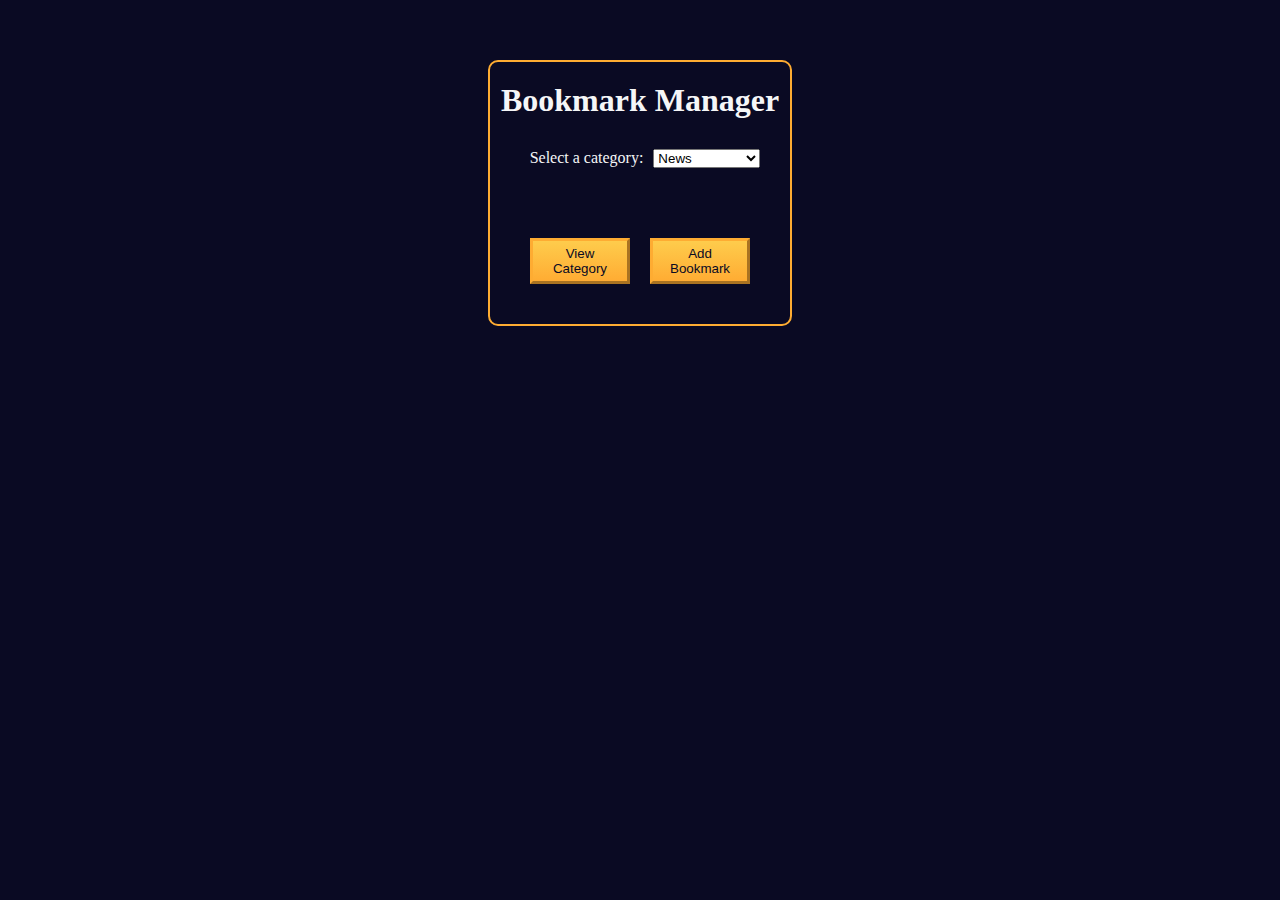
<file: fcc_Bookmark_Adder_Builder_files/index.html>
<!DOCTYPE html>
<html lang="en">

<head>
    <meta charset="utf-8">
    <meta name="viewport" content="width=device-width, initial-scale=0.0">
    <title>Bookmark Manager</title>
    <link rel="stylesheet" href="styles.css">
</head>

<body>
    <main>
        <section id="main-section">
            <h1>Bookmark Manager</h1>
            <div id="dropdown">
                <label for="category-dropdown">Select a category:</label>
                <select id="category-dropdown" name="options">
                    <option value="news" selected>News</option>
                    <option value="entertainment">Entertainment</option>
                    <option value="work">Work</option>
                    <option value="miscellaneous">Miscellaneous</option>
                </select>
            </div>
            <div id="buttons">
                <button type="button" id="view-category-button">View Category</button>
                <button type="button" id="add-bookmark-button">Add Bookmark</button>
            </div>
        </section>

        <section id="form-section" class="hidden">
            <form>
                <h2 class="category-name"></h2>
                <div>
                    <label for="name">Name:</label>
                    <input type="text" id="name">
                </div>
                <div>
                    <label for="url">URL:</label>
                    <input type="text" id="url">
                </div>
                <div>
                    <button type="button" id="close-form-button">Go Back</button>
                    <button type="button" id="add-bookmark-button-form">Add Bookmark</button>
                </div>
            </form>
        </section>

        <section id="bookmark-list-section" class="hidden">
            <h2 class="category-name"></h2>
            <div id="category-list">
            </div>
            <div>
                <button type="button" id="close-list-button">Go Back</button>
                <button type="button" id="delete-bookmark-button">Delete Bookmark</button>
            </div>
        </section>

    </main>
    <script src="script.js"></script>
</body>

</html>
</file>
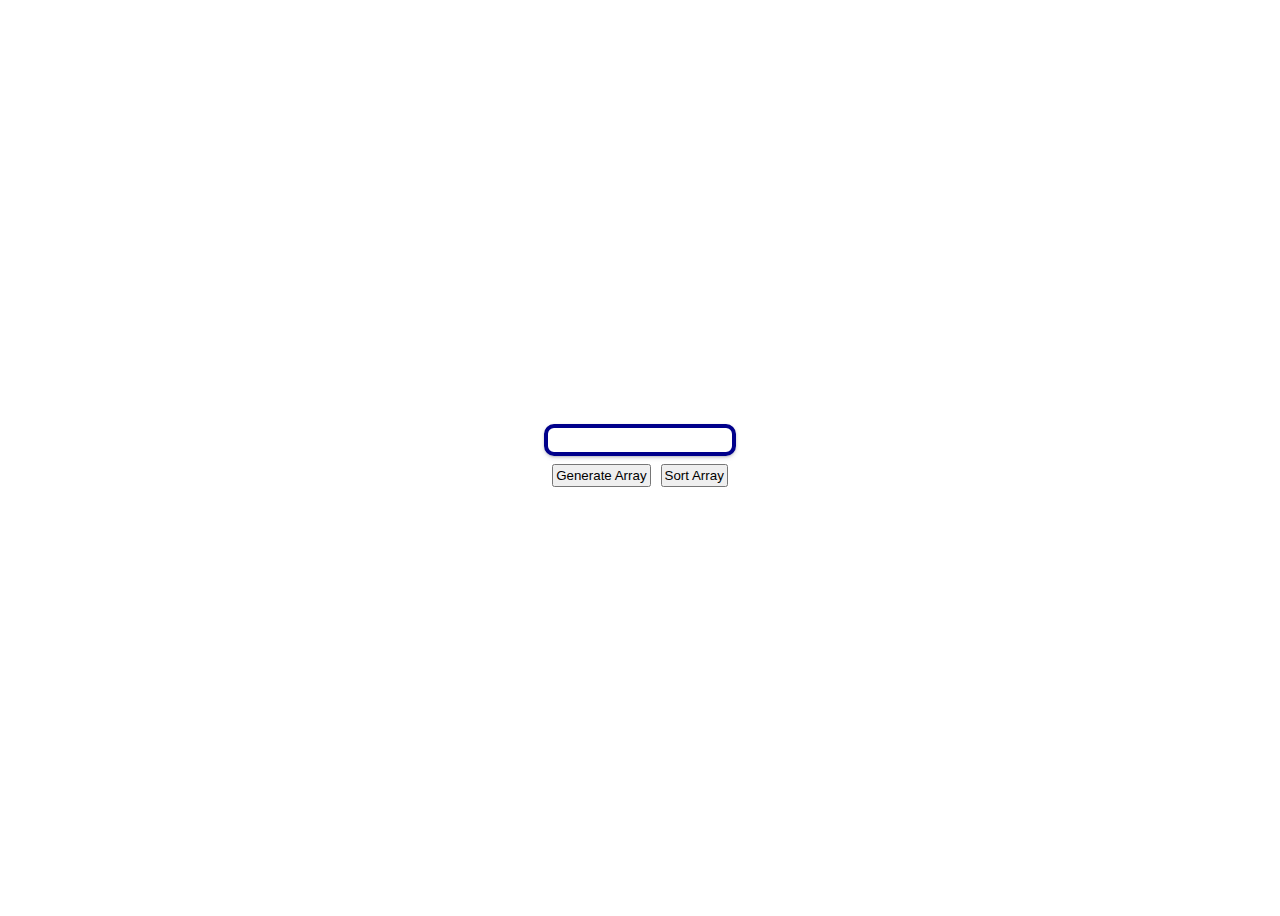
<file: fcc_Bubble_Sort_Algorithm_files/index.html>
<!DOCTYPE html>
<html lang="en">

<head>
    <meta charset="UTF-8">
    <meta name="viewport" content="width=device-width, initial-scale=1.0">
    <meta http-equiv="X-UA-Compatible" content="ie=edge">
    <title>Sorting Visualizer</title>
    <link rel="stylesheet" href="styles.css">
</head>

<body>
    <main>
        <div id="array-container">
            <div id="starting-array"></div>
        </div>
        <div id="btn-container">
            <button id="generate-btn" type="button">Generate Array</button>
            <button id="sort-btn" type="button">Sort Array</button>
        </div>
    </main>
    <script src="script.js"></script>
</body>

</html>
</file>
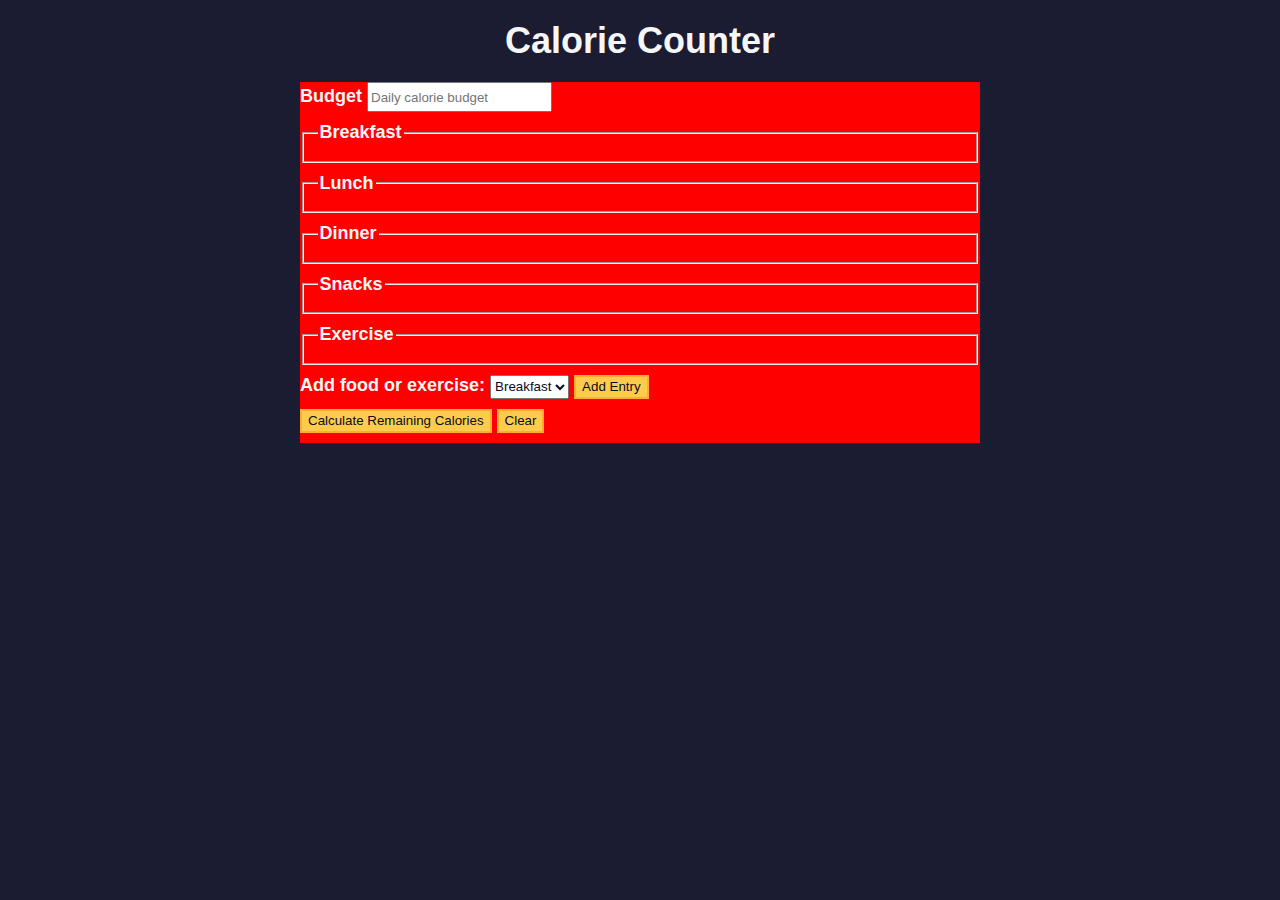
<file: fcc_Calories_Calculator_files/index.html>
<!DOCTYPE html>
<html lang="en">
  <head>
    <meta charset="utf-8" />
    <meta name="viewport" content="width=device-width, initial-scale=1.0" />
    <link rel="stylesheet" href="styles.css" />
    <title>Calorie Counter</title>
  </head>
  <body>
    <main>
      <h1>Calorie Counter</h1>
      <div class="container">
        <form id="calorie-counter">
          <label for="budget">Budget</label>
          <input
            type="number"
            min="0"
            id="budget"
            placeholder="Daily calorie budget"
            required
          />
          <fieldset id="breakfast">
            <legend>Breakfast</legend>
            <div class="input-container"></div>
          </fieldset>
          <fieldset id="lunch">
            <legend>Lunch</legend>
            <div class="input-container"></div>
          </fieldset>
          <fieldset id="dinner">
            <legend>Dinner</legend>
            <div class="input-container"></div>
          </fieldset>
          <fieldset id="snacks">
            <legend>Snacks</legend>
            <div class="input-container"></div>
          </fieldset>
          <fieldset id="exercise">
            <legend>Exercise</legend>
            <div class="input-container"></div>
          </fieldset>
          <div class="controls">
            <span>
              <label for="entry-dropdown">Add food or exercise:</label>
              <select id="entry-dropdown" name="options">
                <option value="breakfast" selected>Breakfast</option>
                <option value="lunch">Lunch</option>
                <option value="dinner">Dinner</option>
                <option value="snacks">Snacks</option>
                <option value="exercise">Exercise</option>
              </select>
              <button type="button" id="add-entry">Add Entry</button>
            </span>
          </div>
          <div>
            <button type="submit">
              Calculate Remaining Calories
            </button>
            <button type="button" id="clear">Clear</button>
          </div>
        </form>
        <div id="output" class="output hide"></div>
      </div>
    </main>
    <script src="./script.js"></script>
  </body>
</html>
</file>
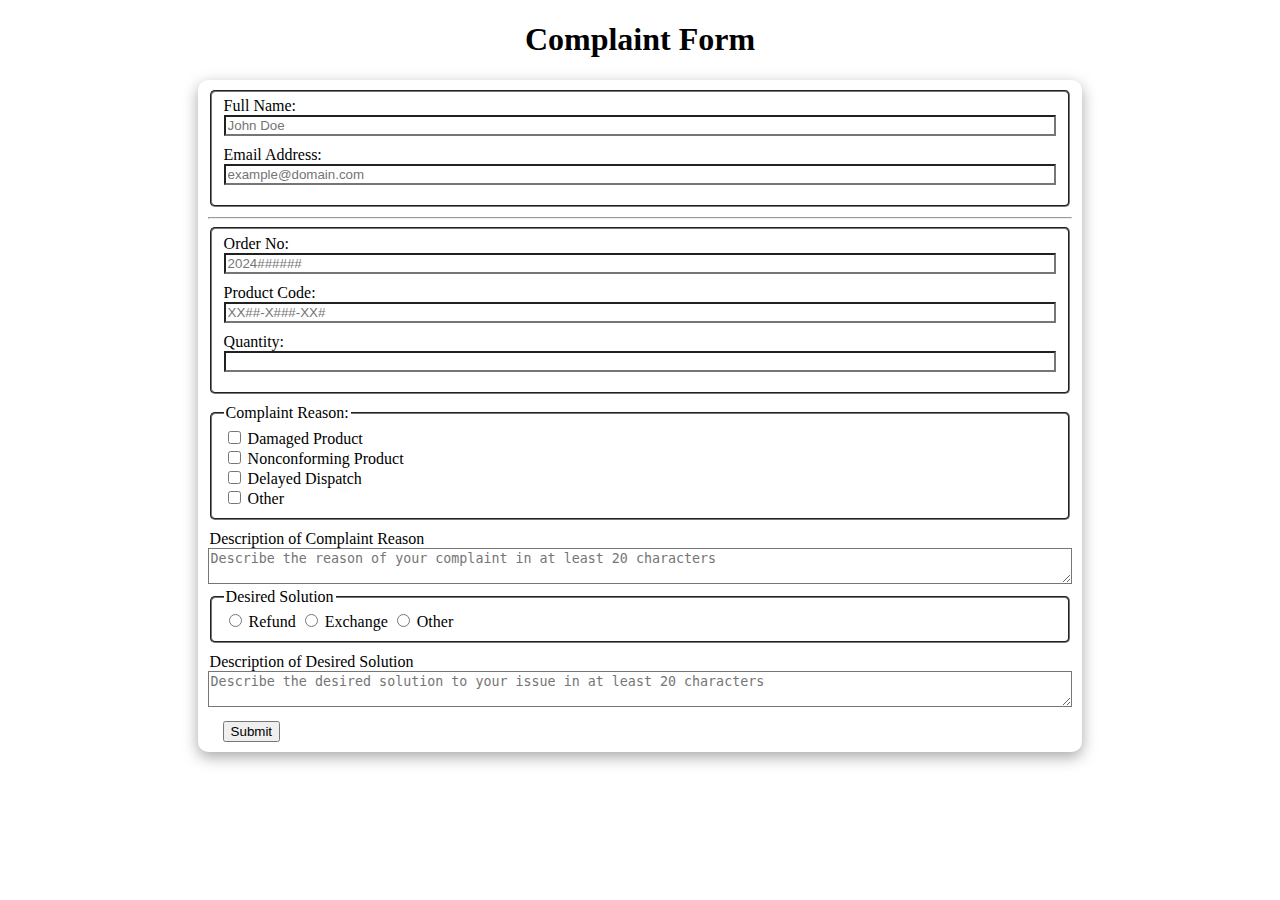
<file: fcc_Customer_Complaint_Form_Files/index.html>
<!DOCTYPE html>
<html lang="en">

<head>
    <title>Customer Complaint Form</title>
    <meta charset="utf-8">
    <meta name="viewport" content="width=device-width, initial-scale=1.0">
    <link rel="stylesheet" href="styles.css">
</head>

<body>
    <h1>Complaint Form</h1>
    <form id="form">
        <fieldset id="personal-info">
            <div>
                <label for="full-name">Full Name:</label>
                <input type="text" id="full-name" name="full-name" placeholder="John Doe">
            </div>

            <div>
                <label for="email">Email Address:</label>
                <input type="email" id="email" name="email" placeholder="example@domain.com">
            </div>
        </fieldset>
        <hr>
        <fieldset id="product-info">
            <div>
                <label for="order-no">Order No:</label>
                <input type="text" id="order-no" name="order-no" placeholder="2024######">
            </div>
            <div>
                <label for="product-code">Product Code:</label>
                <input type="text" id="product-code" name="product-code" placeholder="XX##-X###-XX#">
            </div>
            <div>
                <label for="quantity">Quantity:</label>
                <input type="number" id="quantity" name="quantity" min="1">
            </div>
        </fieldset>

        <fieldset id="complaints-group">
            <legend>Complaint Reason:</legend>
            <div>
                <input type="checkbox" id="damaged-product" name="complaint" value="damaged-product">
                <label for="damaged-product">Damaged Product</label>
            </div>

            <div>
                <input type="checkbox" id="nonconforming-product" name="complaint" value="nonconforming-product">
                <label for="nonconforming-product">Nonconforming Product</label>
            </div>

            <div>
                <input type="checkbox" id="delayed-dispatch" name="complaint" value="delayed-dispatch">
                <label for="delayed-dispatch">Delayed Dispatch</label>
            </div>

            <div>
                <input type="checkbox" id="other-complaint" name="complaint" value="other">
                <label for="other-complaint">Other</label>
            </div>
        </fieldset>

        <div id="complaint-description-container">
            <legend>Description of Complaint Reason</legend>
            <textarea placeholder="Describe the reason of your complaint in at least 20 characters"
                name="complaint-textarea" id="complaint-description"></textarea>
        </div>

        <fieldset id="solutions-group">
            <legend>Desired Solution</legend>
            <input type="radio" name="solutions" id="refund" value="refund">
            <label for="refund">Refund</label>

            <input type="radio" name="solutions" id="exchange" value="exchange">
            <label for="exchange">Exchange</label>

            <input type="radio" name="solutions" id="other-solution" value="other">
            <label for="other-solution">Other</label>
        </fieldset>

        <div id="solution-description-container">
            <legend>Description of Desired Solution</legend>
            <textarea placeholder="Describe the desired solution to your issue in at least 20 characters"
                name="solution-textarea" id="solution-description"></textarea>
        </div>
        <div id="btn-container">
            <button type="submit" id="submit-btn">Submit</button>
            <span id="message-box" aria-live="polite"></span>
        </div>

    </form>

    <script src="script.js"></script>
</body>

</html>
</file>
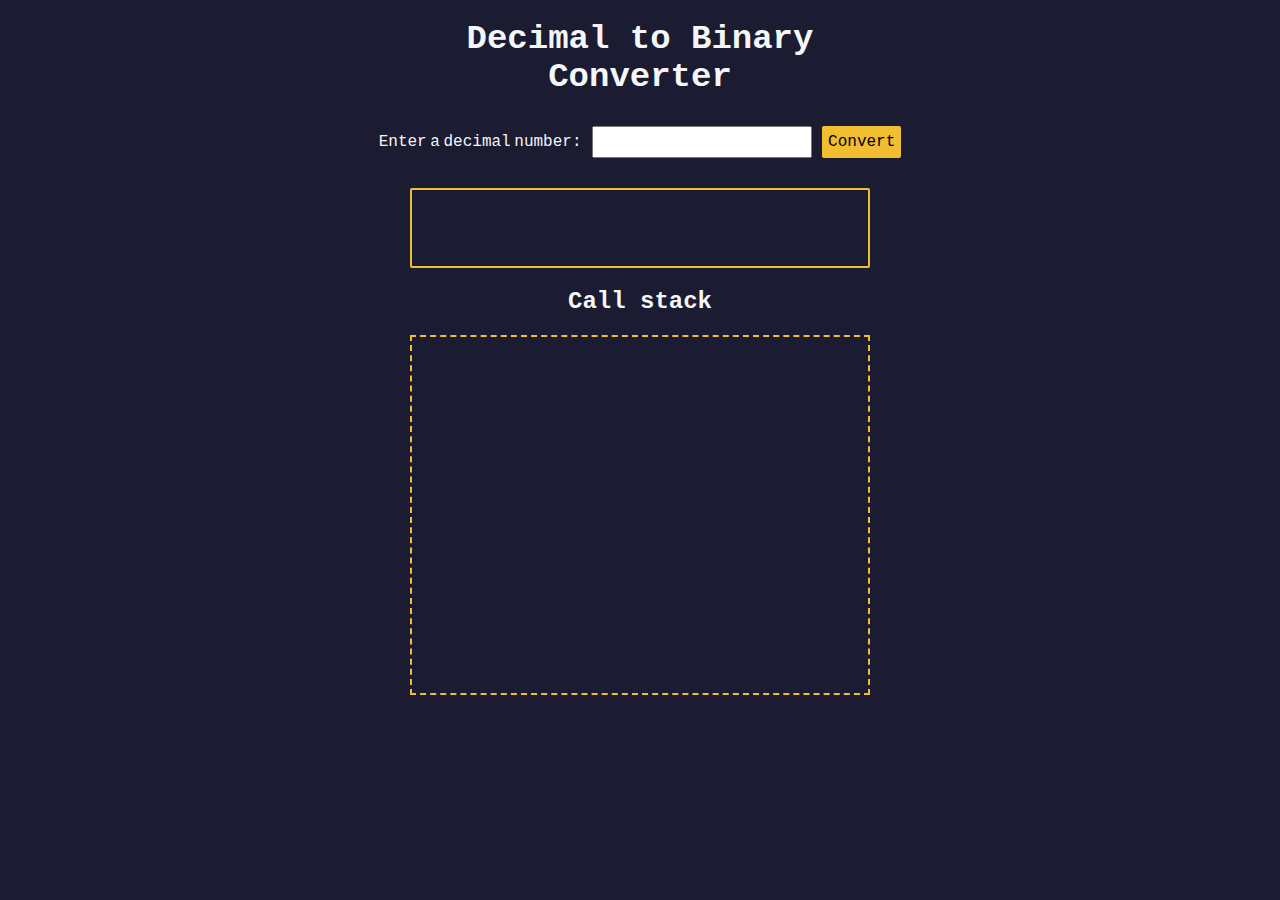
<file: fcc_DecimalToBinary_Converter_files/index.html>
<!DOCTYPE html>
<html lang="en">
  <head>
    <meta charset="UTF-8" />
    <meta http-equiv="X-UA-Compatible" content="IE=edge" />
    <meta name="viewport" content="width=device-width, initial-scale=1.0" />
    <title>Decimal to Binary Converter</title>
    <link rel="stylesheet" href="styles.css" />
  </head>
  <body>
    <h1>
      Decimal to Binary <br />
      Converter
    </h1>
    <section class="input-container">
      <label for="number-input">Enter a decimal number:</label>
      <input
        value=""
        type="number"
        name="decimal number input"
        id="number-input"
        class="number-input"
      />
      <button class="convert-btn" id="convert-btn">Convert</button>
    </section>
    <section class="output-container">
      <output id="result" for="number-input"></output>
      <h2>Call stack</h2>
      <div id="animation-container"></div>
    </section>
    <script src="script.js"></script>
  </body>
</html>
</file>
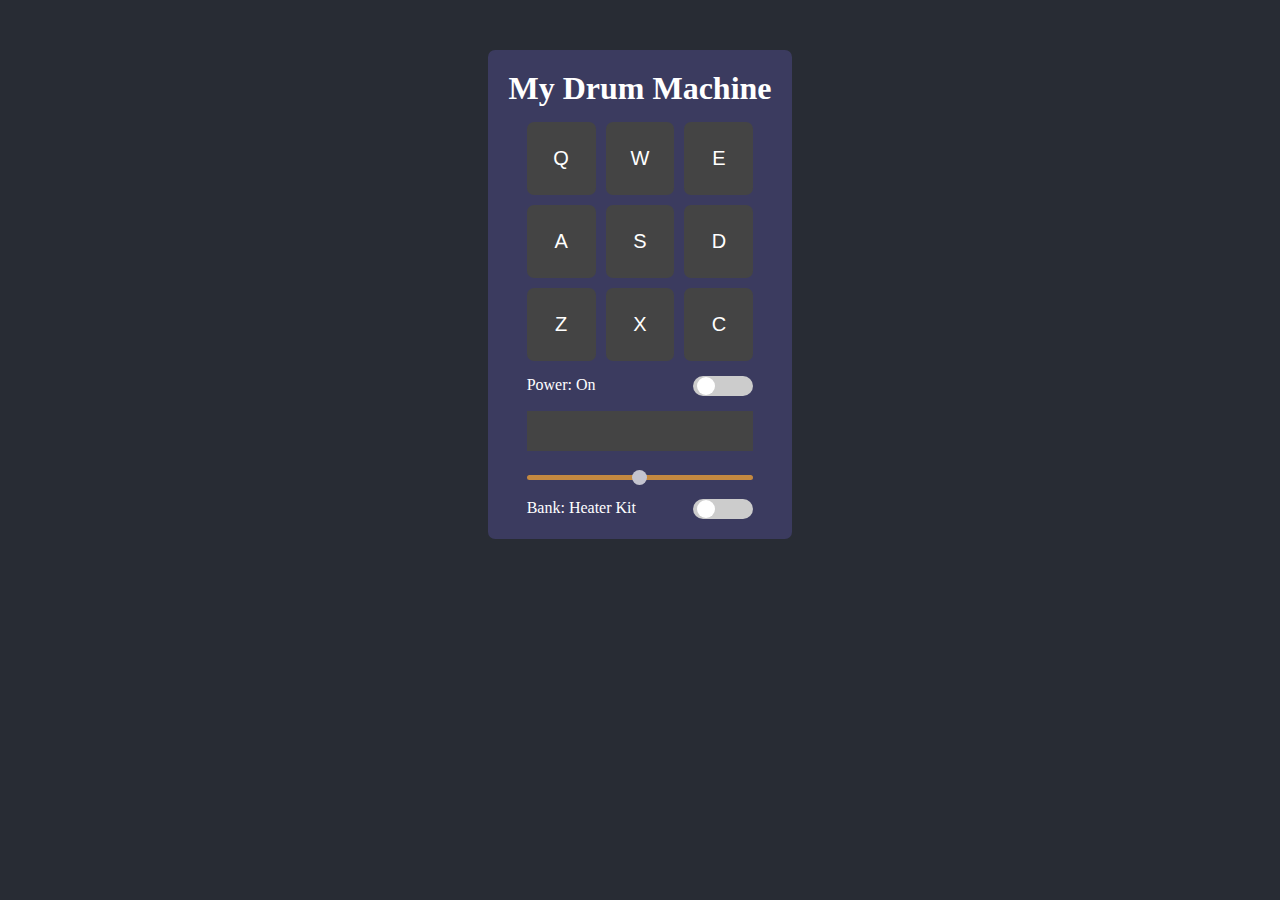
<file: fcc_Drum_Machine_files/index.html>
<!doctype html>
<html lang="en">
  <head>
    <meta charset="utf-8" />
    <meta name="viewport" content="width=device-width,initial-scale=1.0" >
    <link rel="stylesheet" href="styles.css">

    <title>Drum Machine</title>
  </head>
  <body>
    <div id="container">
      <h1>My Drum Machine</h1>
      <div id="drum-machine">
        <div id="pad-bank">
          <button class="drum-pad" id="heater1">
            Q
            <audio class="clip" src="https://cdn.freecodecamp.org/curriculum/drum/Heater-1.mp3" id="Q"></audio>
          </button>
          <button class="drum-pad" id="heater2">
            W
            <audio class="clip" src="https://cdn.freecodecamp.org/curriculum/drum/Heater-2.mp3" id="W"></audio>
          </button>
          <button class="drum-pad" id="heater3">
            E
            <audio class="clip" src="https://cdn.freecodecamp.org/curriculum/drum/Heater-3.mp3" id="E"></audio>
          </button>
          <button class="drum-pad" id="heater4">
            A
            <audio class="clip" src="https://cdn.freecodecamp.org/curriculum/drum/Heater-4_1.mp3" id="A"></audio>
          </button>
          <button class="drum-pad" id="heater6">
            S
            <audio class="clip" src="https://cdn.freecodecamp.org/curriculum/drum/Heater-6.mp3" id="S"></audio>
          </button>
          <button class="drum-pad" id="DscOh">
            D
            <audio class="clip" src="https://cdn.freecodecamp.org/curriculum/drum/Dsc_Oh.mp3" id="D"></audio>
          </button>
          <button class="drum-pad" id="kicknHat">
            Z
            <audio class="clip" src="https://cdn.freecodecamp.org/curriculum/drum/Kick_n_Hat.mp3" id="Z"></audio>
          </button>
          <button class="drum-pad" id="RP4KICK1">
            X
            <audio class="clip" src="https://cdn.freecodecamp.org/curriculum/drum/RP4_KICK_1.mp3" id="X"></audio>
          </button>
          <button class="drum-pad" id="CevH2">
            C
            <audio class="clip" src="https://cdn.freecodecamp.org/curriculum/drum/Cev_H2.mp3" id="C"></audio>
          </button>
        </div>
        <div id="power-container">
          <p>Power: <span id="mode">On</span></p>
          <label class="switch">
  <input type="checkbox">
  <span class="slider round"></span>
</label>
        </div>
        <p id="display"></p>
        <div class="slidecontainer">
  <input type="range" min="0" max="100" value="50" class="slider1" id="myRange">
</div>
        <div id="bankmode-container">
          <p>Bank: <span id="mode">Heater Kit</span></p>
          <label class="switch">
  <input type="checkbox">
  <span class="slider round"></span>
</label>
        </div>
        
      </div>
    </div>
    
    <script src="script.js"></script>
  </body>
</html>
</file>
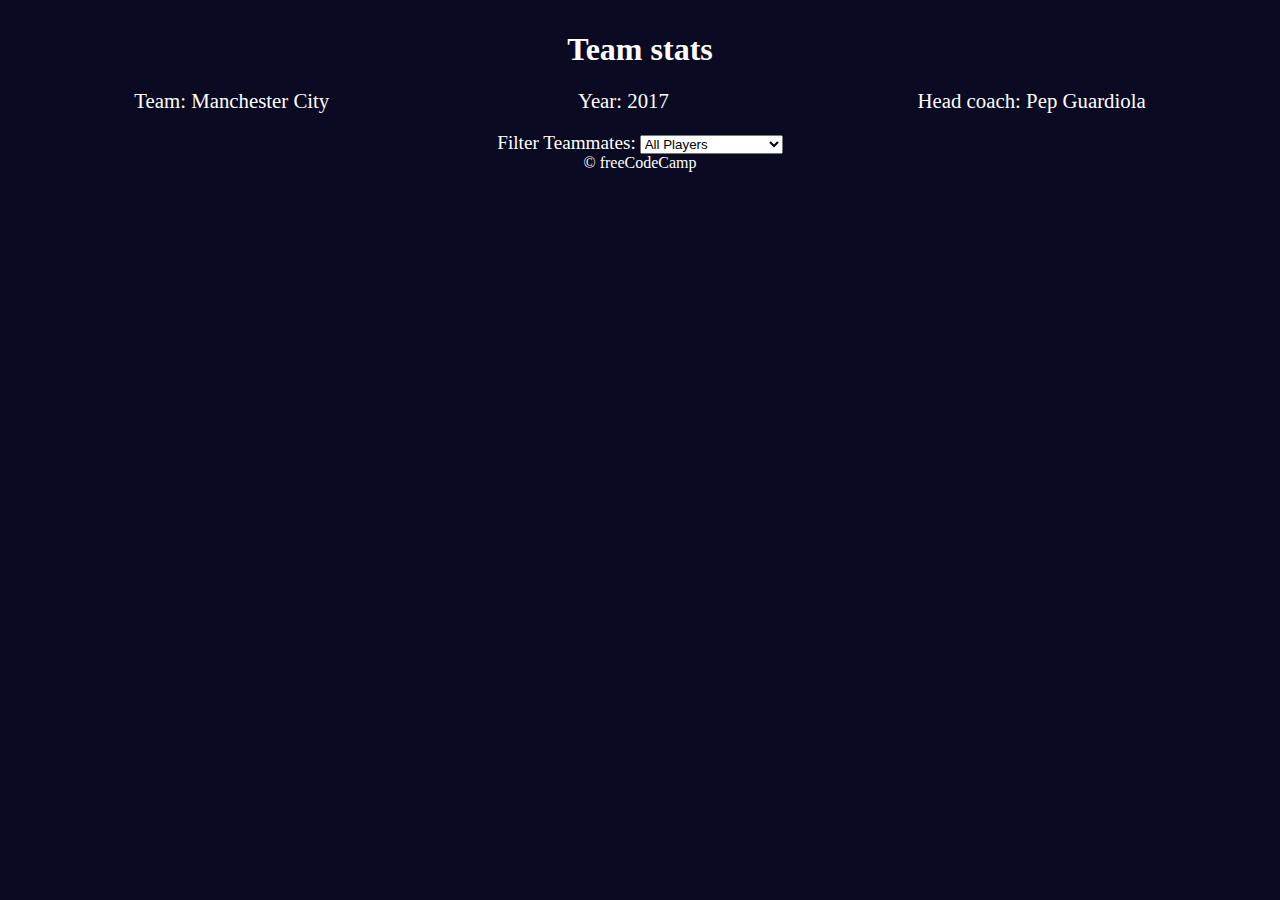
<file: fcc_Football_Team_Cards_files/index.html>
<!DOCTYPE html>
<html lang="en">
  <head>
    <meta charset="UTF-8" />
    <meta http-equiv="X-UA-Compatible" content="IE=edge" />
    <meta name="viewport" content="width=device-width, initial-scale=1.0" />
    <title>
      Build a Set of Football Team Cards
    </title>
    <link rel="stylesheet" href="styles.css" />
  </head>
  <body>
    <h1 class="title">Team stats</h1>
    <main>
      <div class="team-stats">
        <p>Team: <span id="team"></span></p>
        <p>Year: <span id="year"></span></p>
        <p>Head coach: <span id="head-coach"></span></p>
      </div>
      <label class="options-label" for="players">Filter Teammates:</label>
      <select name="players" id="players">
        <option value="all">All Players</option>
        <option value="forward">Position Forward</option>
        <option value="midfielder">Position Midfielder</option>
        <option value="defender">Position Defender</option>
        <option value="goalkeeper">Position Goalkeeper</option>
      </select>
      <div class="cards" id="player-cards"></div>
    </main>
    <footer>&copy; freeCodeCamp</footer>
    <script src="./script.js"></script>
  </body>
</html>
</file>
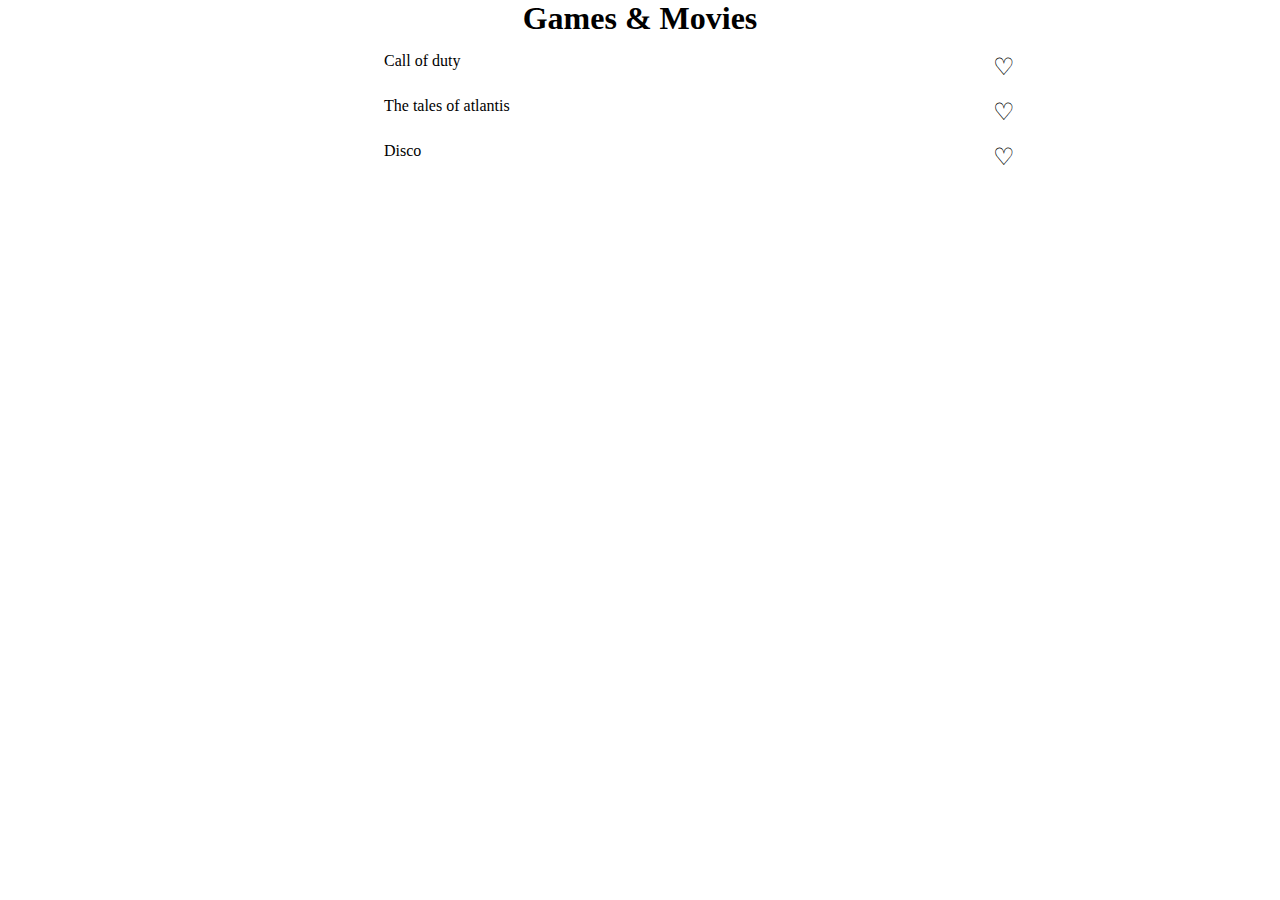
<file: fcc_icon_toggler_files/index.html>
<!DOCTYPE html>
<html lang="en">
  <head>
    <meta charset="utf-8" />
    <title>Favorite Icon Toggler</title>
    <link rel="stylesheet" href="styles.css" />
  </head>

  <body>
    <h1>Games & Movies</h1>
    <div id="list-container">
      <ul class="item-list">
        <li>Call of duty <button class="favorite-icon ">&#9825;</button></li>
        <li>The tales of atlantis <button class="favorite-icon">&#9825;</button></li>
        <li>Disco <button class="favorite-icon">&#9825;</button></li>
      </ul>
    </div>
    
  </body>
  <script src="script.js"></script>
</html>
</file>
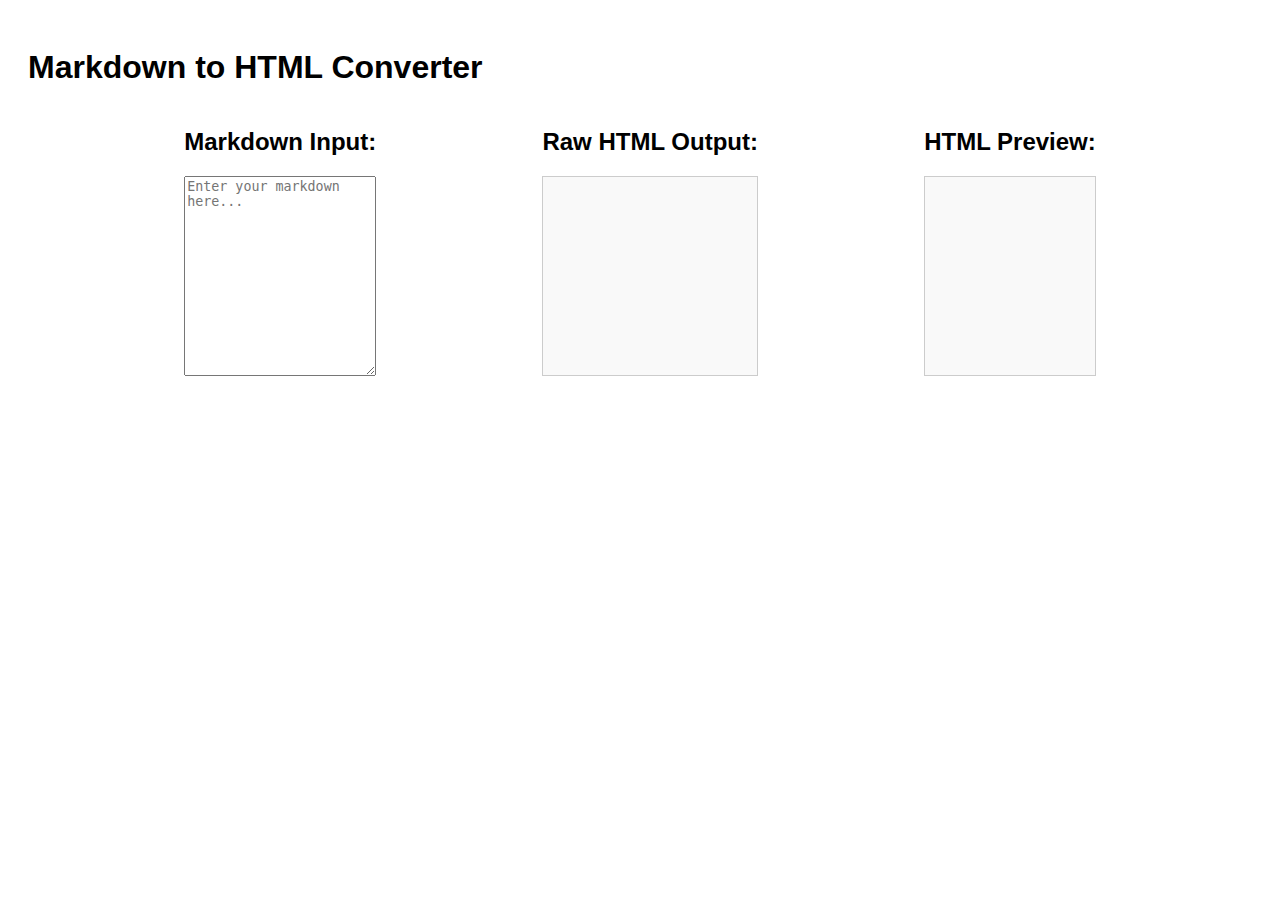
<file: fcc_Markdown to HTML_Converter_files/index.html>
<!DOCTYPE html>
<html lang="en">

<head>
    <meta charset="UTF-8">
    <meta name="viewport" content="width=device-width, initial-scale=1.0">
    <title>Markdown to HTML Converter</title>
    <link rel="stylesheet" href="styles.css">
</head>

<body>
    <h1>Markdown to HTML Converter</h1>
    <div id="container">
        <div class="container">
            <h2>Markdown Input:</h2>
            <textarea id="markdown-input" placeholder="Enter your markdown here..."></textarea>
        </div>
        <div class="container">
            <h2>Raw HTML Output:</h2>
            <div id="html-output"></div>
        </div>
        <div class="container">
            <h2>HTML Preview:</h2>
            <div id="preview"></div>
        </div>
    </div>
    <script src="script.js"></script>
</body>

</html>
</file>
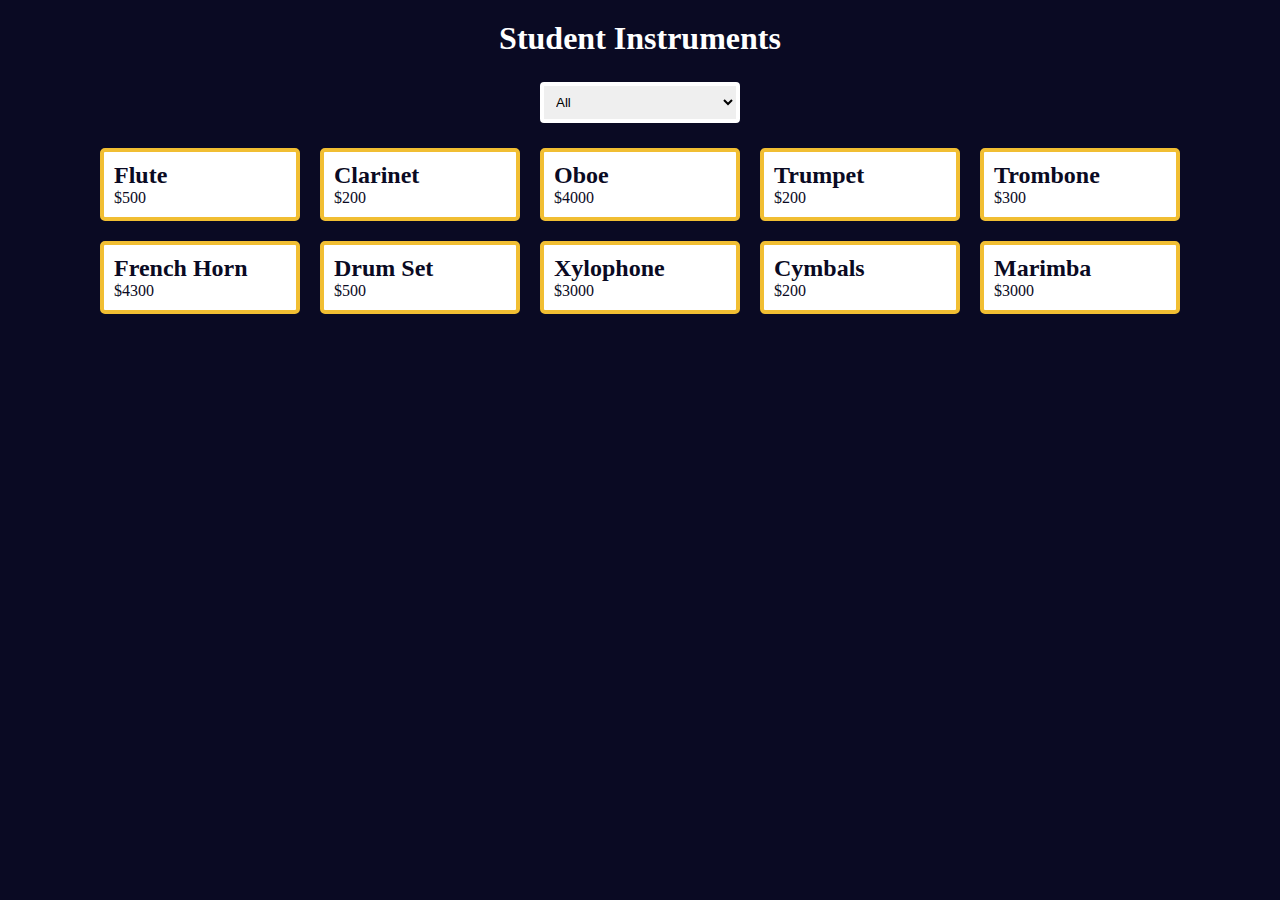
<file: fcc_Music_Inventory_Filter_files/index.html>
<!DOCTYPE html>
<html lang="en">
  <head>
    <meta charset="UTF-8" />
    <meta name="viewport" content="width=device-width, initial-scale=1.0" />
    <title>Music Instruments product page</title>
    <link rel="stylesheet" href="./styles.css" />
  </head>
  <body>
    <h1>Student Instruments</h1>

    <main>
      <select class="select-container">
        <option id="all" value="all">All</option>
        <option id="woodwinds" value="woodwinds">Woodwinds</option>
        <option id="brass" value="brass">Brass</option>
        <option id="percussion" value="percussion">Percussion</option>
      </select>

      <div class="products-container">
        <div class="card">
          <h2>Flute</h2>
          <p>$500</p>
        </div>
        <div class="card">
          <h2>Clarinet</h2>
          <p>$200</p>
        </div>
        <div class="card">
          <h2>Oboe</h2>
          <p>$4000</p>
        </div>

        <div class="card">
          <h2>Trumpet</h2>
          <p>$200</p>
        </div>
        <div class="card">
          <h2>Trombone</h2>
          <p>$300</p>
        </div>
        <div class="card">
          <h2>French Horn</h2>
          <p>$4300</p>
        </div>

        <div class="card">
          <h2>Drum Set</h2>
          <p>$500</p>
        </div>
        <div class="card">
          <h2>Xylophone</h2>
          <p>$3000</p>
        </div>
        <div class="card">
          <h2>Cymbals</h2>
          <p>$200</p>
        </div>
        <div class="card">
          <h2>Marimba</h2>
          <p>$3000</p>
        </div>
      </div>
    </main>
    <script src="./script.js"></script>
  </body>
</html>
</file>
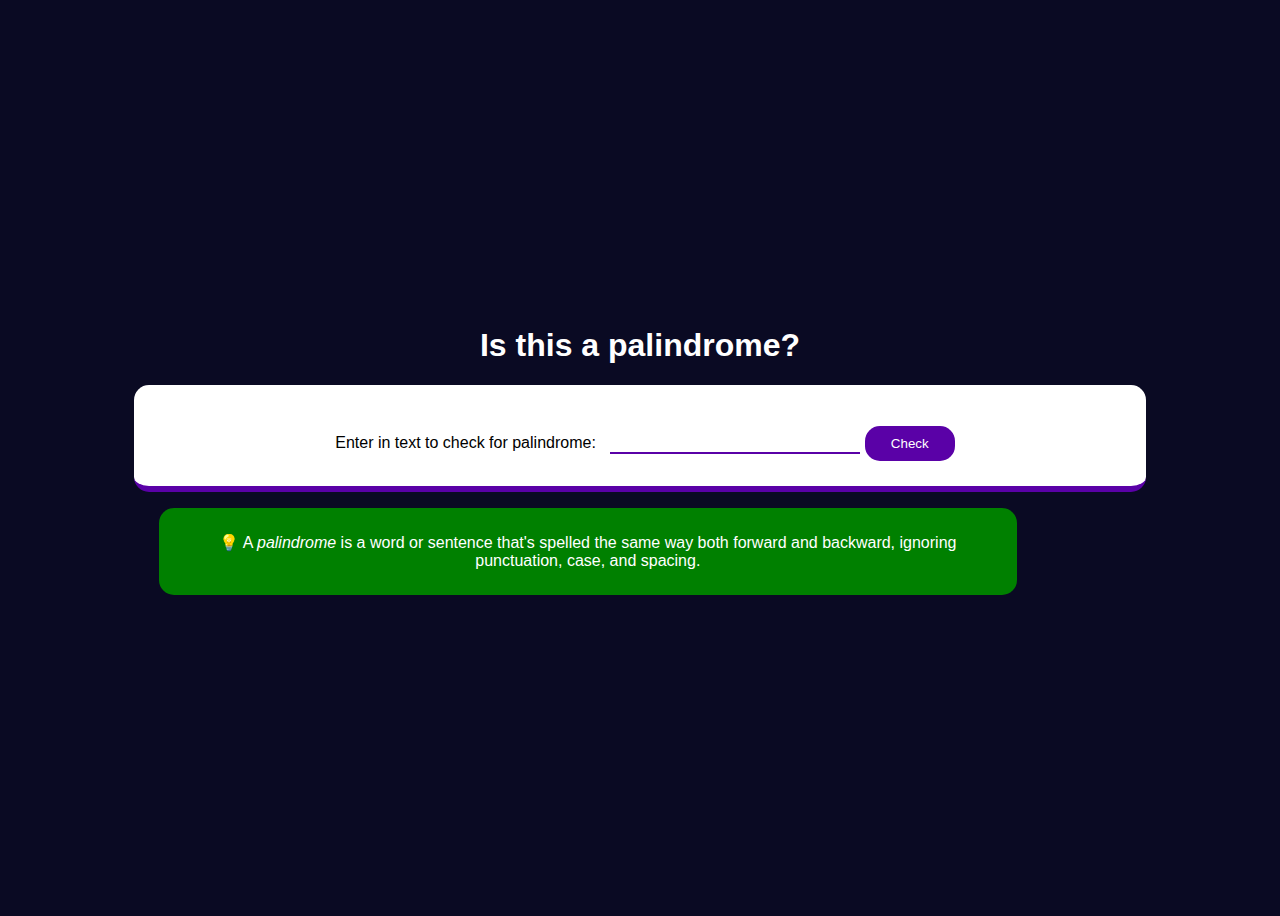
<file: fcc_Palindrome_Checker(work)_files/index.html>
<!DOCTYPE html>
<html lang="en">

<head>
    <meta charset="utf-8">
    <title>Palindrome Checker</title>
    <link rel="stylesheet" href="styles.css">
</head>

<body>
    <main id="container">
        <h1 id="title">Is this a palindrome?</h1>
        <div id="checkerContainer">
            <label for="text-input" id="input-message">Enter in text to check for palindrome:</label>
            <input id="text-input" type="text" />
            <button id="check-btn">Check</button>
        <div id="result"></div> 
          <button id="reset-btn">Reset</button>  
        </div>
        <div class="palindrome-definition-div">
        <p class="palindrome-definition">
          <span role="img" aria-label="light-bulb">💡</span>
          A <dfn>palindrome</dfn> is a word or sentence that's spelled the same
          way both forward and backward, ignoring punctuation, case, and
          spacing.
        </p>
      </div>
    </main>
    <script src="script.js"></script>
</body>

</html>
</file>
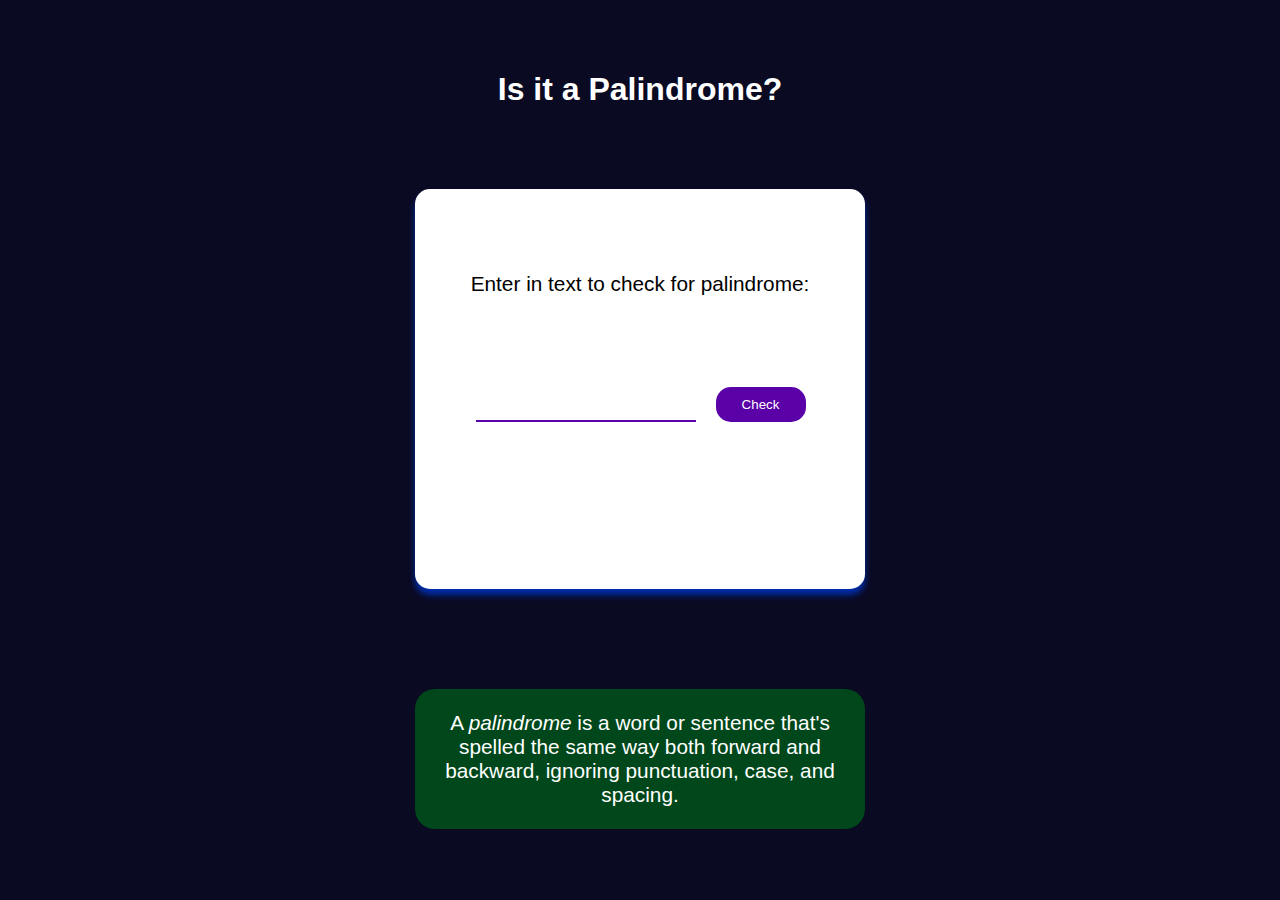
<file: fcc_Palindrome_Checker_files/index.html>
<!DOCTYPE html>
<html lang="en">

<head>
    <meta charset="utf-8">
    <title>Palindrome Checker</title>
    <meta name="viewport" width="device-width, initial-scale=1.0">
    <link rel="stylesheet" href="styles.css">
</head>

<body>
    <main id="container">
        <h1>Is it a Palindrome?</h1>
        <div id="checker-container">
            <label for="text-input" id="text">Enter in text to check for palindrome:</label>
            <div id="mini-container">
                <input id="text-input">
                <button id="check-btn">Check</button>
            </div>
            <div id="result"></div>
            <button id="reset-btn">Reset</button>
        </div>
        <div id="definition-container">
            <p>A <dfn>palindrome</dfn> is a word or sentence that's spelled the same way both forward and backward, ignoring punctuation, case, and spacing.</p>
        </div>
    </main>
    <script src="script.js"></script>
</body>

</html>
</file>
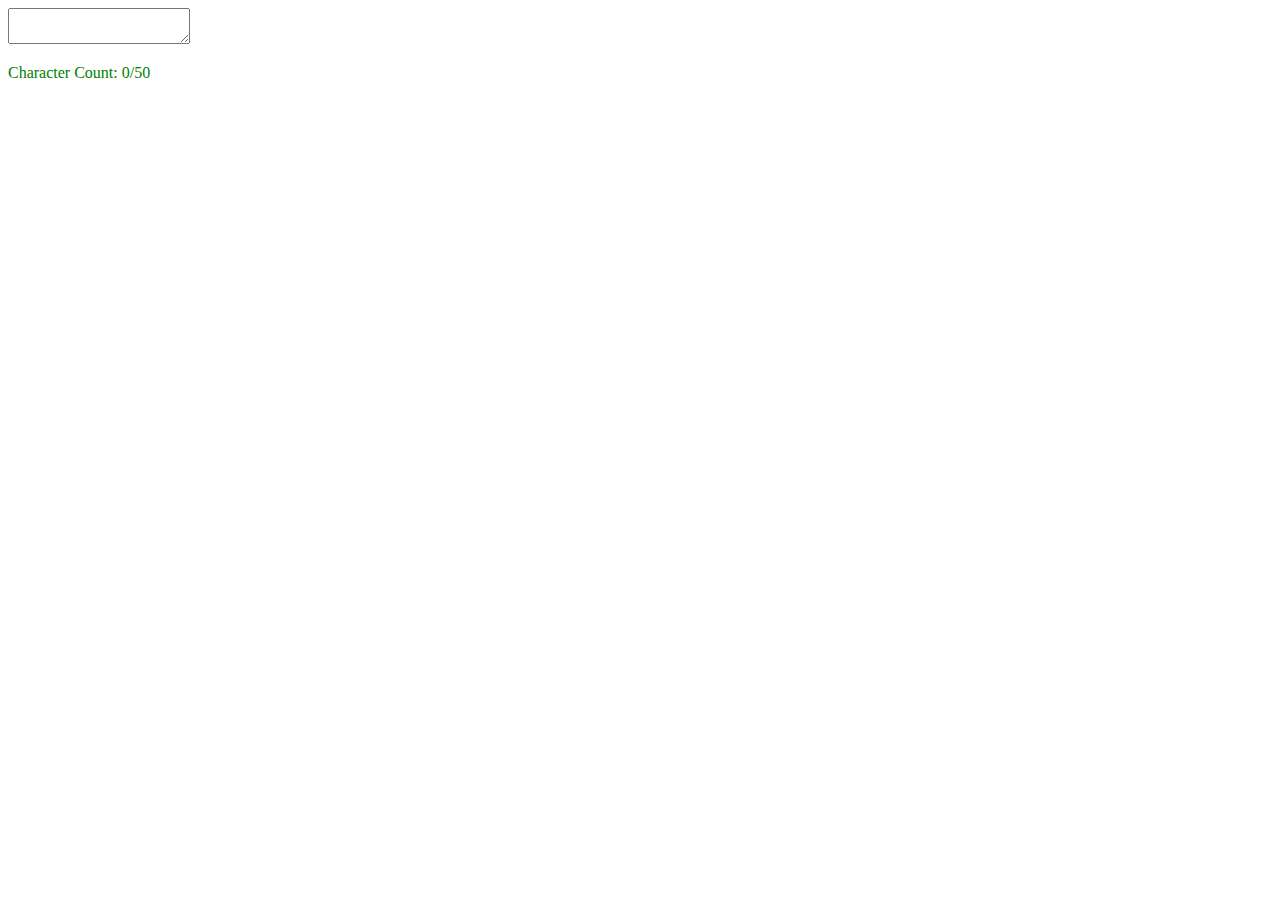
<file: fcc_Real_Time_Counter_files/index.html>
<!DOCTYPE html>
<html lang="en">

<head>
    <meta charset="utf-8">
    <meta name="viewport" content="width=device-width, initial-scale=1.0">
    <title>Real Time Counter</title>
    <!-- <link rel="stylesheet" href="styles.css"> -->
    <style>
        #char-count{
            color: green;
}
    </style>
</head>

<body>
    <textarea id="text-input"></textarea>
    <p id="char-count">Character Count: 0/50</p>
    <script src="script.js"></script>
</body>
</html>
</file>
<file: fcc_Bookmark_Adder_Builder_files/styles.css>
:root {
  --light-grey: #f5f6f7;
  --dark-grey: #0a0a23;
  --yellow: #f1be32;
  --golden-yellow: #feac32;
}

*,
*::before,
*::after {
  margin: 0;
  padding: 0;
  box-sizing: border-box;
}

main {
  display: flex;
  justify-content: center;
}

body {
  background-color: var(--dark-grey);
}

.hidden {
  display: none;
}

section {
  display: flex;
  flex-direction: column;
  justify-content: center;
}

select,
input,
label {
  margin-left: 10px;
}

div {
  padding: 30px;
  display: flex;
  justify-content: center;
}

.close-form-button {
  background: none;
  border: none;
  cursor: pointer;
}

h1, h2 {
  margin-top: 20px;
  text-align: center;
}

#category-list {
  text-align: center;
  display: flex;
  flex-direction: column;
  justify-content: flex-start;
  background-color: var(--light-grey);
  align-self: center;
  width: 80%;
  margin-top: 15px;
  border-radius: 10px;
}

#category-list,
h1,
h2,
label {
  color: var(--light-grey);
}

#category-list p {
  color: var(--dark-grey);
}

button {
  cursor: pointer;
  padding: 5px;
  width: 100px;
  margin: 10px;
  color: var(--dark-grey);
  background-color: var(--golden-yellow);
  background-image: linear-gradient(#fecc4c, #ffac33);
  border-color: var(--golden-yellow);
  border-width: 3px;
}

button:hover {
  background-image: linear-gradient(#ffcc4c, #f89808);
}

section {
  margin-top: 60px;
  border: 2px solid var(--golden-yellow);
  width: fit-content;
  border-radius: 10px;
}
</file>
<file: fcc_Bubble_Sort_Algorithm_files/styles.css>
* {
    box-sizing: border-box;
}

main {
    height: 100vh;
    display: flex;
    justify-content: center;
    flex-direction: column;
    align-items: center;
}

#array-container {
    max-height: 95vh;
    display: flex;
    flex-direction: column;
    flex-wrap: wrap;
    gap: 2px;

}

#array-container>div {
    min-width: 8rem;
    height: 2rem;
    box-shadow: rgba(50, 50, 93, 0.25) 0px 2px 5px -1px, rgba(0, 0, 0, 0.3) 0px 1px 3px -1px;
    border-radius: 10px;
    margin-bottom: 0.2rem;
    border: 2px solid darkgray;
    display: flex;
    justify-content: space-evenly;
    align-items: center;
}

#starting-array {
    border: 4px solid darkblue !important;
}

#btn-container {
    display: flex;
    justify-content: space-around;
}

button {
    padding: 2px;
    margin: 5px;
}

span {
    border-radius: 2px;
    padding: 0.5px;
    margin: 0
}

@media (min-width: 430px) {
  #array-container>div {
    min-width: 12rem;    
  }
  span {
    padding: 1px;
    margin: 1px;
  }
}
</file>
<file: fcc_Calories_Calculator_files/styles.css>
:root {
  --light-grey: #f5f6f7;
  --dark-blue: #0a0a23;
  --fcc-blue: #1b1b32;
  --light-yellow: #fecc4c;
  --dark-yellow: #feac32;
  --light-pink: #ffadad;
  --dark-red: #850000;
  --light-green: #acd157;
}

body {
  font-family: "Lato", Helvetica, Arial, sans-serif;
  font-size: 18px;
  background-color: var(--fcc-blue);
  color: var(--light-grey);
}

h1 {
  text-align: center;
}

.container {
  width: 90%;
  max-width: 680px;
  background-color: red;
}

h1,
.container,
.output {
  margin: 20px auto;
}

label,
legend {
  font-weight: bold;
}

.input-container {
  display: flex;
  flex-direction: column;
}

button {
  cursor: pointer;
  text-decoration: none;
  background-color: var(--light-yellow);
  border: 2px solid var(--dark-yellow);
}

button,
input,
select {
  min-height: 24px;
  color: var(--dark-blue);
}

fieldset,
label,
button,
input,
select {
  margin-bottom: 10px;
}

.output {
  border: 2px solid var(--light-grey);
  padding: 10px;
  text-align: center;
}

.hide {
  display: none;
}

.output span {
  font-weight: bold;
  font-size: 1.2em;
}

.surplus {
  color: var(--light-pink);
}

.deficit {
  color: var(--light-green);
}
</file>
<file: fcc_Customer_Complaint_Form_Files/styles.css>
* {
    box-sizing: border-box;
}

h1 {
    text-align: center;
}

#form {
    max-width: 70%;
    margin: auto;
    border-radius: 10px;
    box-shadow: rgba(0, 0, 0, 0.35) 0px 5px 15px;
    padding: 10px;
}

input {
    border-color: rgb(118, 118, 118);
}

#personal-info input, #product-info input {
    width: 100%;
    margin-bottom: 10px;
}


fieldset {
    margin-bottom: 10px;
    border-radius: 5px;
    border-color: rgb(118, 118, 118);
}

textarea {
    width: 100%;
    border-color: rgb(118, 118, 118);
}

#btn-container {
    display: flex;
    justify-content: space-between;
    align-items: center;
}

#submit-btn, #clear-btn {
    margin: 10px 15px 0;
}
</file>
<file: fcc_DecimalToBinary_Converter_files/styles.css>
*,
*::before,
*::after {
  box-sizing: border-box;
  margin: 0;
  padding: 0;
}

:root {
  --light-grey: #f5f6f7;
  --dark-blue: #1b1b32;
  --orange: #f1be32;
}

body {
  display: flex;
  flex-direction: column;
  align-items: center;
  font-family: Menlo, Consolas, Monaco, Liberation Mono, Lucida Console,
    monospace;
  font-size: 1.125rem;
  color: var(--light-grey);
  background-color: var(--dark-blue);
  padding: 0 4px;
}

h1 {
  font-size: 2.125rem;
  text-align: center;
  margin: 20px 0;
}

h2 {
  font-size: 1.5rem;
  text-align: center;
  margin: 20px 0;
}

.input-container {
  display: flex;
  flex-direction: column;
  gap: 10px;
  justify-content: center;
  align-items: center;
  width: clamp(320px, 50vw, 460px);
  margin: 10px auto;
}

.input-container label {
  white-space: nowrap;
  word-spacing: -6px;
}

.convert-btn {
  font-size: inherit;
  font-family: inherit;
  background-color: var(--orange);
  width: 100%;
  height: 2rem;
  padding: 0 6px;
  border: none;
  border-radius: 2px;
  cursor: pointer;
}

.number-input {
  font-size: inherit;
  padding: 0.3rem;
  width: 100%;
}

.output-container {
  margin-inline: auto;
  width: clamp(320px, 50vw, 460px);
}

#result {
  display: flex;
  align-items: center;
  justify-content: center;
  font-size: 2rem;
  text-align: center;
  min-height: 80px;
  margin-block-start: 20px;
  padding: 15px;
  border: 2px solid var(--orange);
  border-radius: 2px;
}

#animation-container {
  display: flex;
  flex-direction: column-reverse;
  justify-content: end;
  gap: 1rem;
  margin-block-end: 1rem;
  min-height: 40vh;
  border: 2px dashed var(--orange);
  padding: 1rem;
}

.animation-frame {
  font-family: -apple-system, BlinkMacSystemFont, avenir next, avenir, segoe ui,
    helvetica neue, helvetica, Cantarell, Ubuntu, roboto, noto, arial,
    sans-serif;
  padding: 15px 10px;
  border: 5px solid var(--orange);
  font-size: 1.2rem;
  text-align: center;
}

@media screen and (min-width: 36em) {
  body {
    font-size: 1rem;
  }

  .input-container {
    flex-direction: row;
    width: unset;
  }

  .number-input {
    width: unset;
  }
}
</file>
<file: fcc_Drum_Machine_files/styles.css>
*{
  box-sizing: border-box;
  padding: 0;
  margin: 0;
}

body{
  background-color: #282c34;
  color: white;
  display: flex;
  justify-content: center;
  align-items: center;
  padding: 50px;
}

#container{
  background: #3b3b5f;
  padding: 20px;
  display: flex;
  flex-direction: column;
  justify-content: center;
  align-items: center;
  border-radius: 7px;
}

#pad-bank{
  display: grid;
  grid-template-columns: repeat(3,1fr);
  gap: 10px;
  margin-top: 15px;
  margin-bottom: 15px;
}

.drum-pad{
      background: #444;
      color: white;
      border-radius: 7px;
      padding: 25px;
      font-size: 20px;
      border: none;
}

#display{
  margin-top: 15px;
  margin-bottom: 15px;
  height: 40px;
  width: 100%;
  background: #444;
  color: white;
}

/* The switch - the box around the slider */
.switch {
  position: relative;
  display: inline-block;
  width: 60px;
  height: 20px;
}

/* Hide default HTML checkbox */
.switch input {
  opacity: 0;
  width: 0;
  height: 0;
}

/* The slider */
.slider {
  position: absolute;
  cursor: pointer;
  top: 0;
  left: 0;
  right: 0;
  bottom: 0;
  background-color: #ccc;
  -webkit-transition: .4s;
  transition: .4s;
}

.slider:before {
  position: absolute;
  content: "";
  height: 18px;
  width: 18px;
  left: 4px;
  bottom: 1px;
  background-color: white;
  -webkit-transition: .4s;
  transition: .4s;
}

input:checked + .slider {
      background: #ffaa33;
}

input:focus + .slider {
  box-shadow: 0 0 1px     #ffaa33;
}

input:checked + .slider:before {
  -webkit-transform: translateX(36px);
  -ms-transform: translateX(36px);
  transform: translateX(34px);
}

/* Rounded sliders */
.slider.round {
  border-radius: 34px;
}

.slider.round:before {
  border-radius: 50%;
}

#power-container{
  display: flex;
  justify-content: space-between;
}

#bankmode-container{
  display: flex;
  justify-content: space-between;
  margin-top: 15px;
}

.slidecontainer {
  width: 100%; /* Width of the outside container */
}

/* The slider itself */
.slider1 {
  -webkit-appearance: none;  /* Override default CSS styles */
  appearance: none;
  width: 100%; /* Full-width */
  height: 5px; /* Specified height */
  background: #ffaa33; /* Grey background */
  outline: none; /* Remove outline */
  opacity: 0.7; /* Set transparency (for mouse-over effects on hover) */
  -webkit-transition: .2s; /* 0.2 seconds transition on hover */
  transition: opacity .2s;
  border-radius: 20px;
}

/* Mouse-over effects */
.slider1:hover {
  opacity: 1; /* Fully shown on mouse-over */
}

/* The slider handle (use -webkit- (Chrome, Opera, Safari, Edge) and -moz- (Firefox) to override default look) */
.slider1::-webkit-slider-thumb {
  -webkit-appearance: none; /* Override default look */
  appearance: none;
  width: 15px; /* Set a specific slider handle width */
  height: 15px; /* Slider handle height */
  background: #fff; /* Green background */
  cursor: pointer; /* Cursor on hover */
  border-radius: 50%;
}

.slider1::-moz-range-thumb {
  width: 25px; /* Set a specific slider handle width */
  height: 25px; /* Slider handle height */
  background: #ffaa33;
  border-radius: 50%;
   /* Green background */
  cursor: pointer; /* Cursor on hover */
}

#display{
  font-size: 22px;
  display: flex;
  justify-content: center; 
  align-items: center;

}
</file>
<file: fcc_Football_Team_Cards_files/styles.css>
*,
*::before,
*::after {
  box-sizing: border-box;
  margin: 0;
  padding: 0;
}

:root {
  --dark-grey: #0a0a23;
  --light-grey: #f5f6f7;
  --white: #ffffff;
  --black: #000;
}

body {
  background-color: var(--dark-grey);
  text-align: center;
  padding: 10px;
}

.title,
.options-label,
.team-stats,
footer {
  color: var(--white);
}

.title {
  margin: 1.3rem 0;
}

.team-stats {
  display: flex;
  justify-content: space-around;
  flex-wrap: wrap;
  font-size: 1.3rem;
  margin: 1.2rem 0;
}

.options-label {
  font-size: 1.2rem;
}

.cards {
  display: flex;
  flex-wrap: wrap;
  justify-content: center;
  align-items: center;
}

.player-card {
  background-color: var(--light-grey);
  padding: 1.3rem;
  margin: 1.2rem;
  width: 300px;
  border-radius: 15px;
}

@media (max-width: 768px) {
  .team-stats {
    flex-direction: column;
  }
}

.player-card h2 span{
    color: red;
}
</file>
<file: fcc_icon_toggler_files/styles.css>
*{
  box-sizing: border-box;
  margin: 0;
  padding: 0;
}

.item-list li{
  list-style-type: none;
  font-style: "Open Sans", Arial; 
  display: flex;
  justify-content: space-between;
  margin-bottom: 15px;
  
  /*background-color: lime;*/
}

.item-list{
  display: block;
  margin: 0px auto;  
}

.favorite-icon{
  width: 40px;
  height: 30px;
  background-color: white;
  border: none;
  font-size: 24px;
}

h1{
  text-align: center;
}

#list-container{
  margin: 15px 20% 0 30%;;
  text-align: left;
}

.filled{
  color: red;
  transform: scale(1.5, 1.3)
}
</file>
<file: fcc_Markdown to HTML_Converter_files/styles.css>
* {
    box-sizing: border-box;
}
body {
    font-family: Arial, sans-serif;
    padding: 20px;
}
#markdown-input {
    width: 100%;
    height: 100px;
}
#html-output, #preview {
    height: 100px;
    display: inline-block;
    width: 100%;
    border: 1px solid #ccc;
    padding: 10px;
    margin: auto;
    white-space: pre-wrap;
    background-color: #f9f9f9;
}
@media (min-width: 600px) {
    #markdown-input, #html-output, #preview {
        height: 200px;
        margin: 0;
}
    #container {
        display: flex;
        justify-content: space-evenly;
        gap: 10px;
}
}
</file>
<file: fcc_Music_Inventory_Filter_files/styles.css>
*,
*::before,
*::after {
  margin: 0;
  padding: 0;
  box-sizing: border-box;
}

:root {
  --dark-grey: #0a0a23;
  --white: #ffffff;
  --yellow: #f1be32;
}

body {
  background-color: var(--dark-grey);
  color: var(--white);
}

h1 {
  text-align: center;
  margin-top: 20px;
}

.select-container {
  display: block;
  margin: 25px auto;
  padding: 8px;
  border: 4px solid var(--white);
  border-radius: 4px;
  width: 200px;
}

.products-container {
  display: flex;
  flex-direction: column;
  flex-wrap: wrap;
  align-items: center;
  justify-content: center;
  gap: 20px;
}

@media (min-width: 760px) {
  .products-container {
    flex-direction: row;
  }
}

.card {
  background-color: var(--white);
  color: var(--dark-grey);
  border: 4px solid var(--yellow);
  border-radius: 5px;
  padding: 10px;
  width: 200px;
}
</file>
<file: fcc_Palindrome_Checker_files/styles.css>
*{
    box-sizing: border-box;
    margin: 0;
    padding: 0;
}

body{
    font-family: Verdana, Geneva, Tahoma, sans-serif;
    background-color: #0a0a23;
    color: #ffffff;
    
}

#container{
    display: flex;
    flex-direction: column;
    align-items: center;
    justify-content: space-evenly;
    width: 100%;
    min-height: 100vh;
}

#checker-container{
    display: flex;
    flex-direction: column;
    background-color: #ffffff;
    color: black;
    width: min(100vw, 450px);
    align-items: center;
    justify-content: space-evenly;
    border-radius: 15px;
    box-shadow: 0 6px 6px #002ead;
    margin: 10px 0;
    padding: 20px;
    flex-wrap: wrap;
    height: 400px;
}

#definition-container{
    width: min(100vw, 450px);
    font-size: 1.3rem;
    min-height: 140px;
    background-color: #00471b;
    margin-top: 20px;
    padding: 20px;
    border-radius: 20px;
    display: flex
;
    align-items: center;
    justify-content: center;
    text-align: center;
}

#check-btn{
    width: 90px;
    background-color: #5a01a7;
    color: #fff;
    border-radius: 15px;
    padding: 10px;
    cursor: pointer;
    border: none;
}

#reset-btn{
    width: 90px;
    background-color: #5a01a7;
    color: #fff;
    border-radius: 15px;
    padding: 10px;
    cursor: pointer;
    border: none;
    display: none;
}

#text-input{
    border: none;
    border-bottom: 2px solid #5a01a7;
    width: 220px;
    text-align: center;
    font-size: 1.1rem;
    font-weight: bold;
}

#mini-container{
    width: 90%;
    display: flex;
    flex-direction: row;
    gap: 20px;
    margin-top: 27px;
    align-items: right;
    margin-left: 40px;
}

#text{
    font-size: 1.3rem;
}

#result{
    margin-top: 20px;
    font-size: 1.3rem;
}
</file>
<file: fcc_Palindrome_Checker(work)_files/styles.css>
*{
  box-sizing: border-box;
}

body{
  background-color: #0a0a23;
  font-family: Verdana, Geneva, Tahoma, sans-serif;
  color: #ffffff;
}

#check-btn, #reset-btn{
  background-color: #5A01A7;
  color: white;
  width: 90px;
  border-radius: 15px;
  padding: 10px;
  border: none;
}

#text-input{
  border: none;
  border-bottom: 2px solid #5A01A7; 
  width: 250px;
  margin-top: 35px;
}

#checkerContainer{
  background-color: white;
  color: black;
  text-align: center;
  border-radius: 15px;
  width: 80%;
  padding: 15px;
  border-bottom: 6px solid #5A01A7;
}

#container{
  width: 100%;
  min-height: 100vh;
  display: flex;
  flex-direction: column;
  align-items: center;
  justify-content: center;
}

#input-message{
  margin: 10px;
}

.palindrome-definition{
  background-color: green;
  color: white;
  text-align: center;
  border-radius: 15px;
  width: 80%;
  padding: 25px;
  margin-left: 55px;
}

#reset-btn{
  display: none;
  margin-top: 10px;
  margin-bottom: 10px;
}

#result{
  margin-top: 10px;
}
</file>
